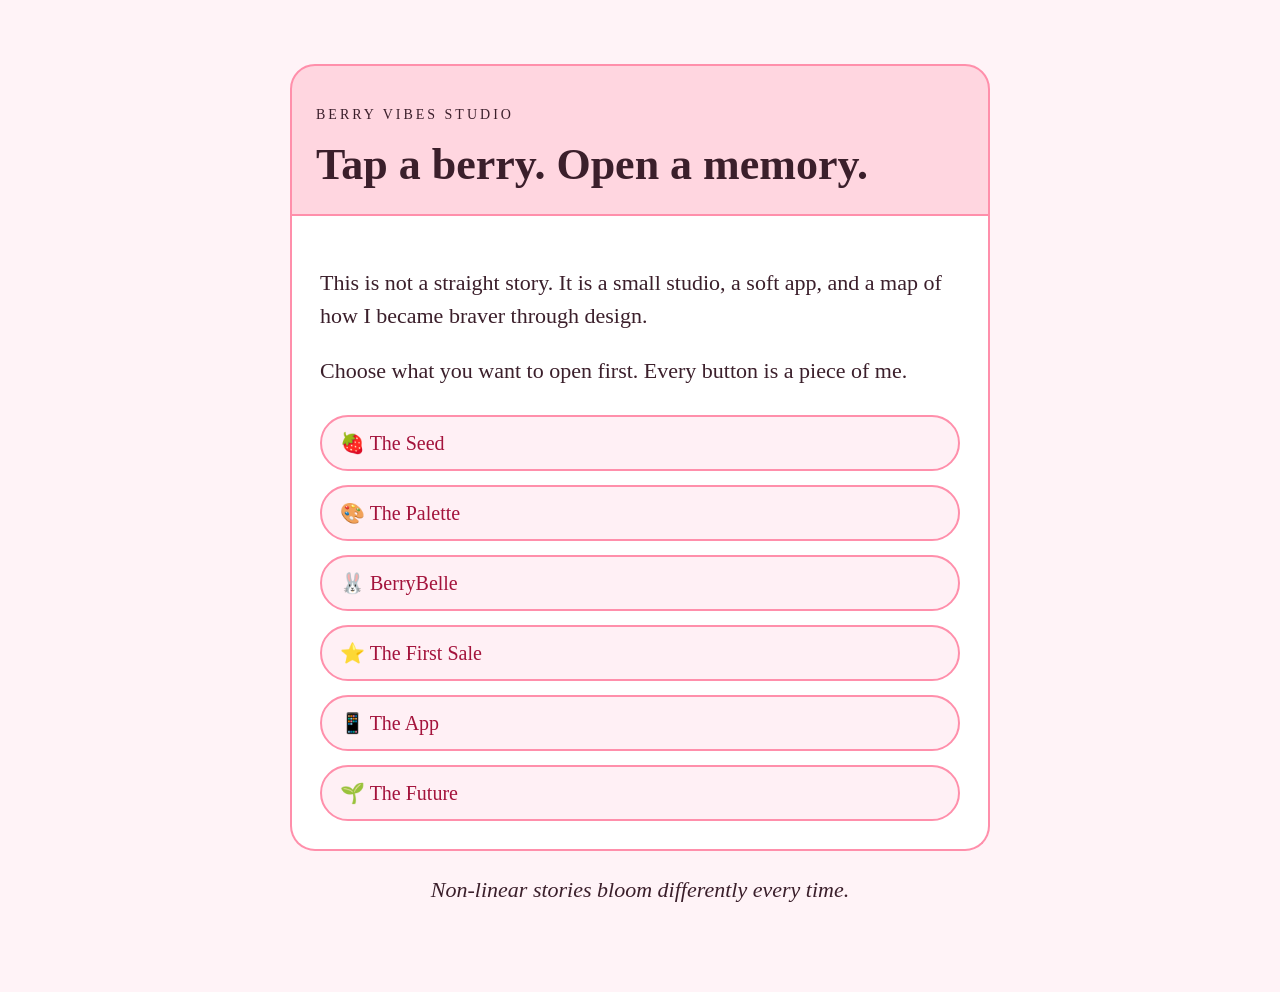
<file: index.html>
<!DOCTYPE html>
<html lang="en">
<head>
  <meta charset="UTF-8">
  <meta name="viewport" content="width=device-width, initial-scale=1.0">
  <title>Berry Vibes Studio</title>
  <link rel="stylesheet" href="css/style.css">
</head>

<body>
  <main class="phone">
    <header>
      <p class="tiny">Berry Vibes Studio</p>
      <h1>Tap a berry. Open a memory.</h1>
    </header>

    <section class="screen">
      <p>
        This is not a straight story. It is a small studio, a soft app, and a map of how I became braver through design.
      </p>

      <p>
        Choose what you want to open first. Every button is a piece of me.
      </p>

      <nav class="menu">
        <a href="seed.html">🍓 The Seed</a>
        <a href="palette.html">🎨 The Palette</a>
        <a href="mascot.html">🐰 BerryBelle</a>
        <a href="sale.html">⭐ The First Sale</a>
        <a href="app.html">📱 The App</a>
        <a href="future.html">🌱 The Future</a>
      </nav>
    </section>

    <footer>
      <p>Non-linear stories bloom differently every time.</p>
    </footer>
  </main>
</body>
</html>
</file>
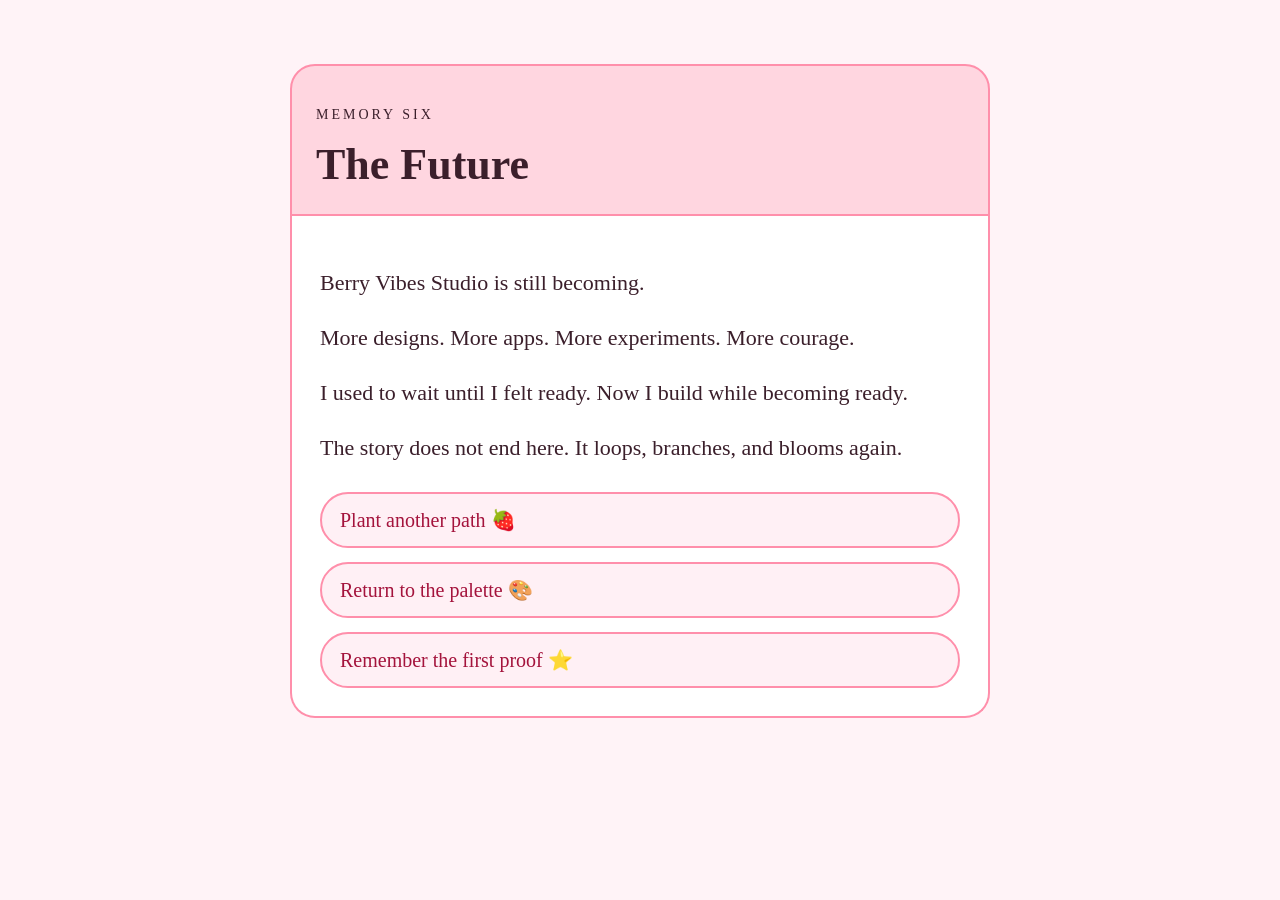
<file: future.html>
<!DOCTYPE html>
<html lang="en">
<head>
  <meta charset="UTF-8">
  <meta name="viewport" content="width=device-width, initial-scale=1.0">
  <title>The Future</title>
  <link rel="stylesheet" href="css/style.css">
</head>

<body>
  <main class="phone">
    <header>
      <p class="tiny">Memory Six</p>
      <h1>The Future</h1>
    </header>

    <section class="screen">
      <p>
        Berry Vibes Studio is still becoming.
      </p>

      <p>
        More designs. More apps. More experiments. More courage.
      </p>

      <p>
        I used to wait until I felt ready. Now I build while becoming ready.
      </p>

      <p>
        The story does not end here. It loops, branches, and blooms again.
      </p>

      <nav class="choices">
        <a href="index.html">Plant another path 🍓</a>
        <a href="palette.html">Return to the palette 🎨</a>
        <a href="sale.html">Remember the first proof ⭐</a>
      </nav>
    </section>
  </main>
</body>
</html>
</file>
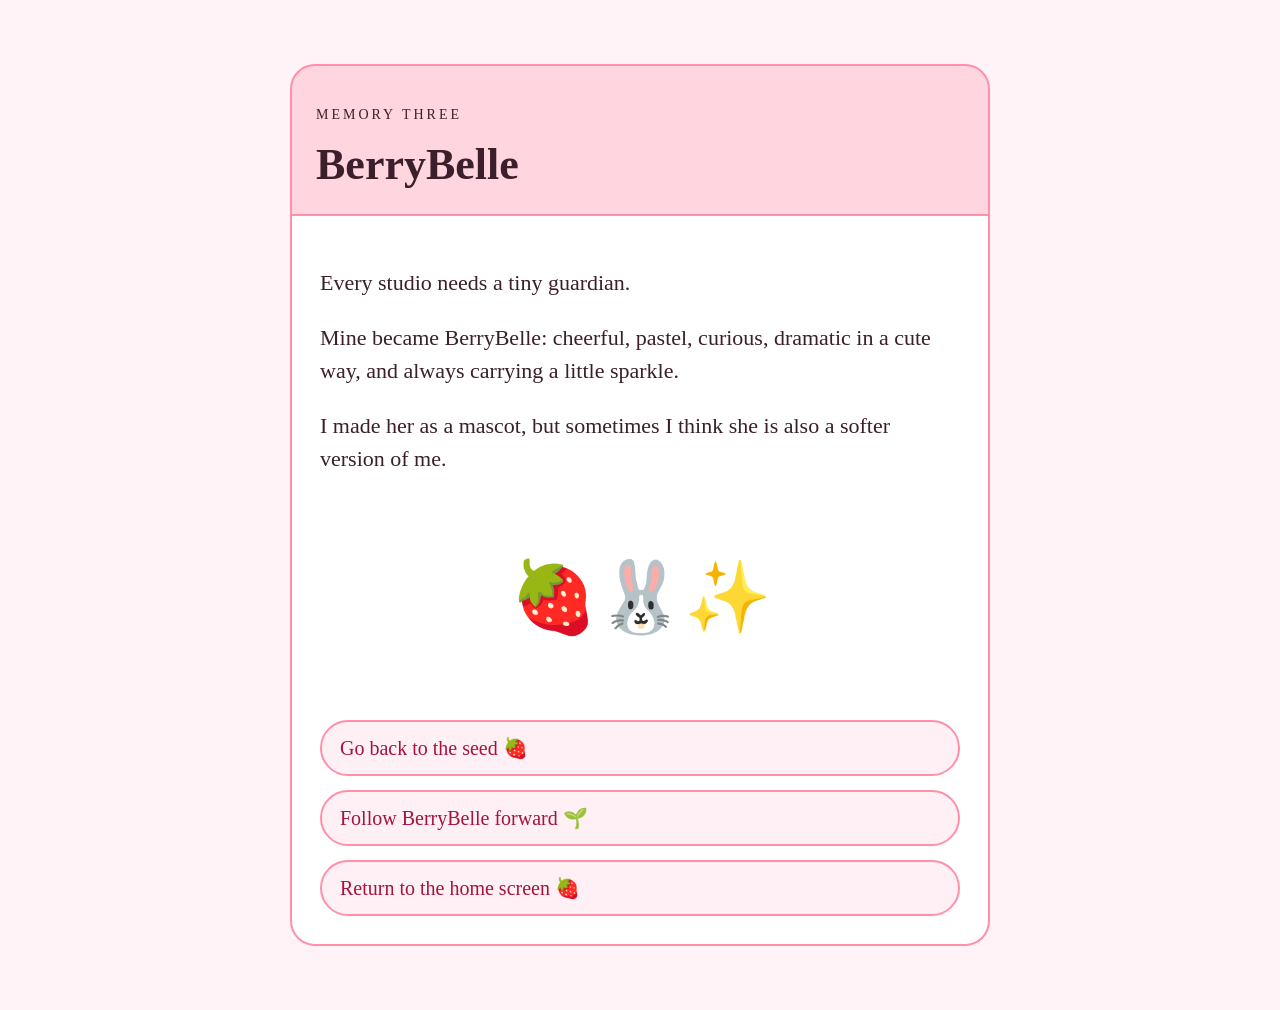
<file: mascot.html>
<!DOCTYPE html>
<html lang="en">
<head>
  <meta charset="UTF-8">
  <meta name="viewport" content="width=device-width, initial-scale=1.0">
  <title>BerryBelle</title>
  <link rel="stylesheet" href="css/style.css">
</head>

<body>
  <main class="phone">
    <header>
      <p class="tiny">Memory Three</p>
      <h1>BerryBelle</h1>
    </header>

    <section class="screen">
      <p>
        Every studio needs a tiny guardian.
      </p>

      <p>
        Mine became BerryBelle: cheerful, pastel, curious, dramatic in a cute way, and always carrying a little sparkle.
      </p>

      <p>
        I made her as a mascot, but sometimes I think she is also a softer version of me.
      </p>

      <p class="big-emoji">🍓🐰✨</p>

      <nav class="choices">
        <a href="seed.html">Go back to the seed 🍓</a>
        <a href="future.html">Follow BerryBelle forward 🌱</a>
        <a href="index.html">Return to the home screen 🍓</a>
      </nav>
    </section>
  </main>
</body>
</html>
</file>
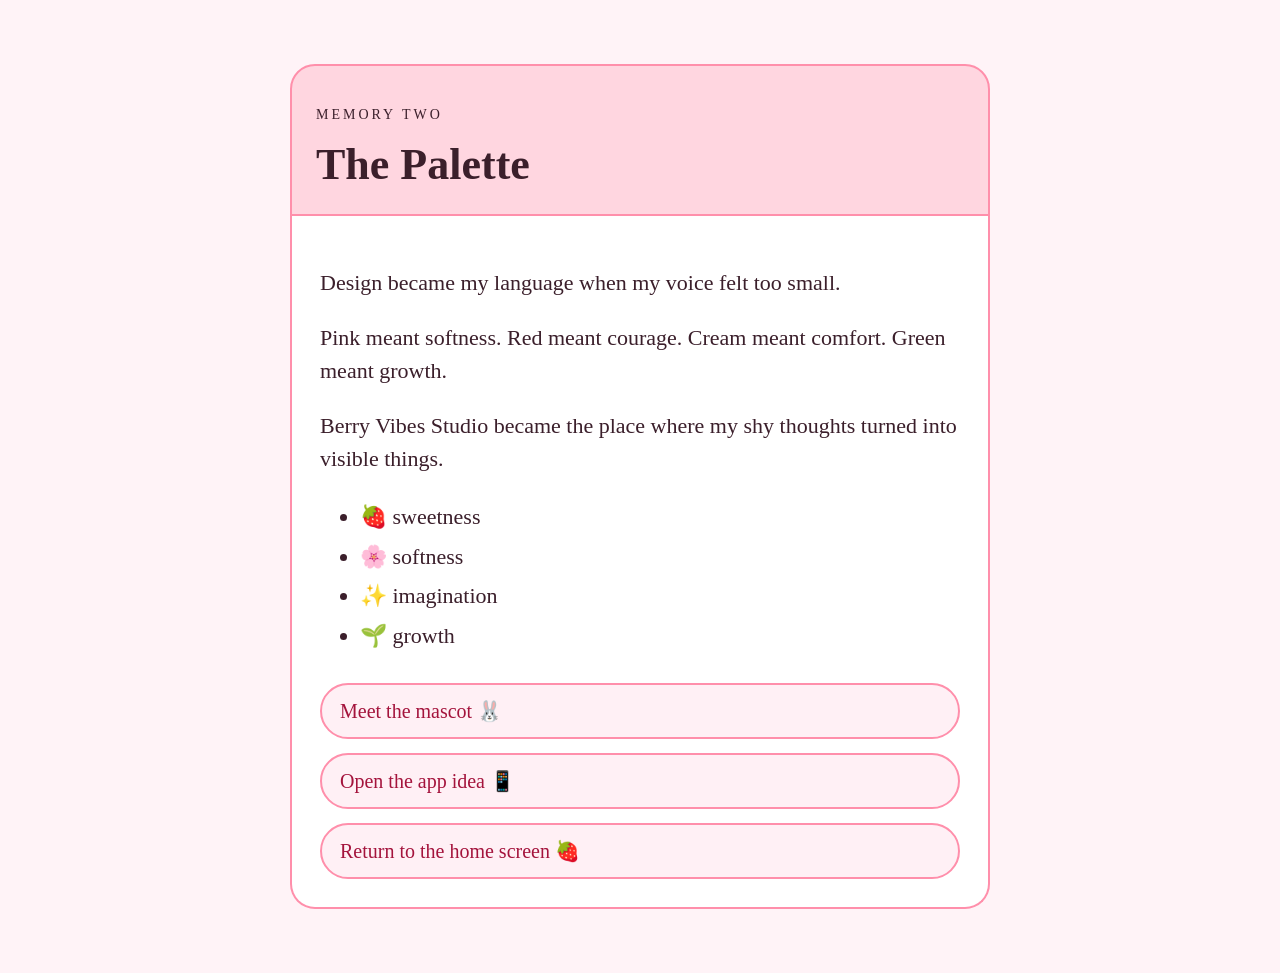
<file: palette.html>
<!DOCTYPE html>
<html lang="en">
<head>
  <meta charset="UTF-8">
  <meta name="viewport" content="width=device-width, initial-scale=1.0">
  <title>The Palette</title>
  <link rel="stylesheet" href="css/style.css">
</head>

<body>
  <main class="phone">
    <header>
      <p class="tiny">Memory Two</p>
      <h1>The Palette</h1>
    </header>

    <section class="screen">
      <p>
        Design became my language when my voice felt too small.
      </p>

      <p>
        Pink meant softness. Red meant courage. Cream meant comfort. Green meant growth.
      </p>

      <p>
        Berry Vibes Studio became the place where my shy thoughts turned into visible things.
      </p>

      <ul class="berries">
        <li>🍓 sweetness</li>
        <li>🌸 softness</li>
        <li>✨ imagination</li>
        <li>🌱 growth</li>
      </ul>

      <nav class="choices">
        <a href="mascot.html">Meet the mascot 🐰</a>
        <a href="app.html">Open the app idea 📱</a>
        <a href="index.html">Return to the home screen 🍓</a>
      </nav>
    </section>
  </main>
</body>
</html>
</file>
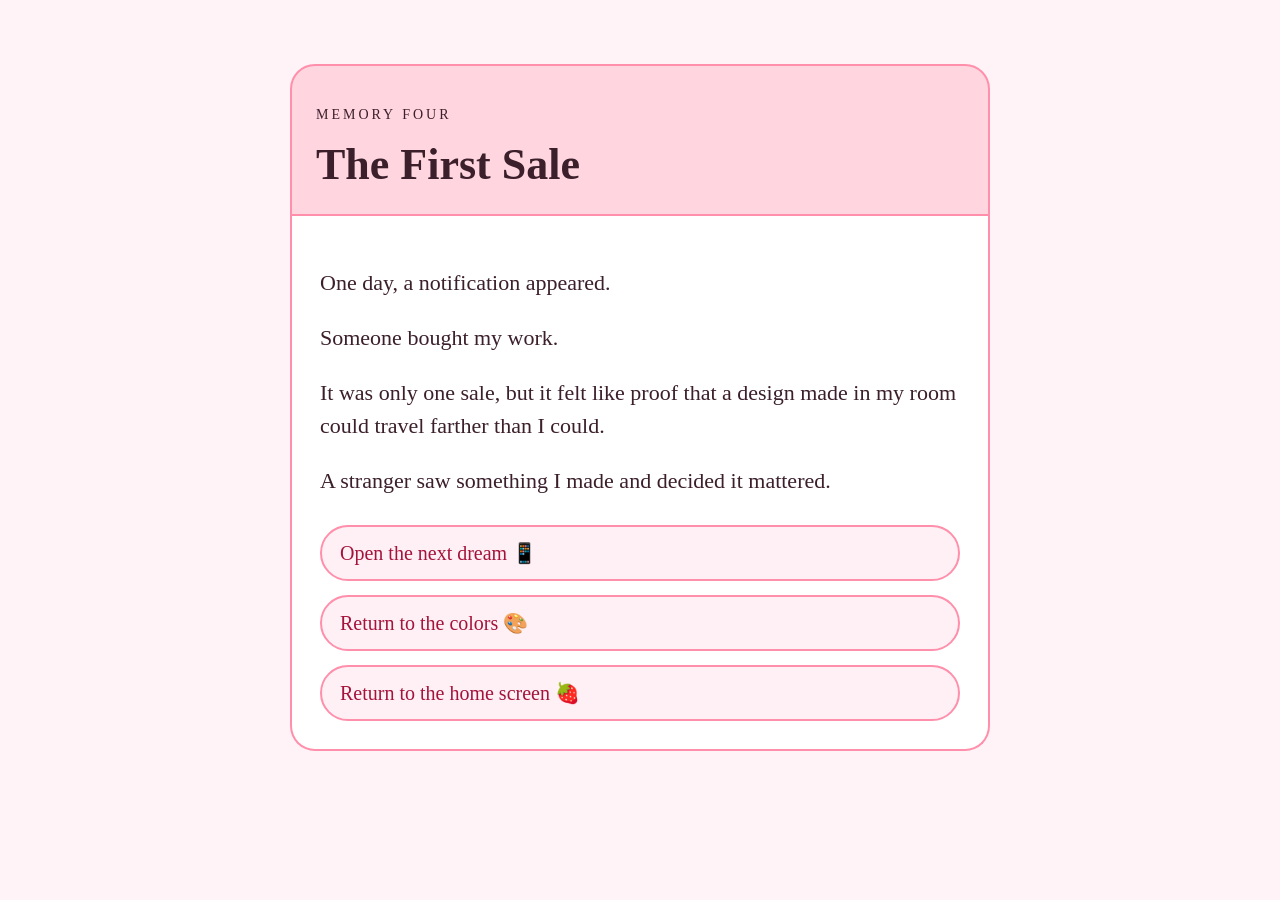
<file: sale.html>
<!DOCTYPE html>
<html lang="en">
<head>
  <meta charset="UTF-8">
  <meta name="viewport" content="width=device-width, initial-scale=1.0">
  <title>The First Sale</title>
  <link rel="stylesheet" href="css/style.css">
</head>

<body>
  <main class="phone">
    <header>
      <p class="tiny">Memory Four</p>
      <h1>The First Sale</h1>
    </header>

    <section class="screen">
      <p>
        One day, a notification appeared.
      </p>

      <p>
        Someone bought my work.
      </p>

      <p>
        It was only one sale, but it felt like proof that a design made in my room could travel farther than I could.
      </p>

      <p>
        A stranger saw something I made and decided it mattered.
      </p>

      <nav class="choices">
        <a href="app.html">Open the next dream 📱</a>
        <a href="palette.html">Return to the colors 🎨</a>
        <a href="index.html">Return to the home screen 🍓</a>
      </nav>
    </section>
  </main>
</body>
</html>
</file>
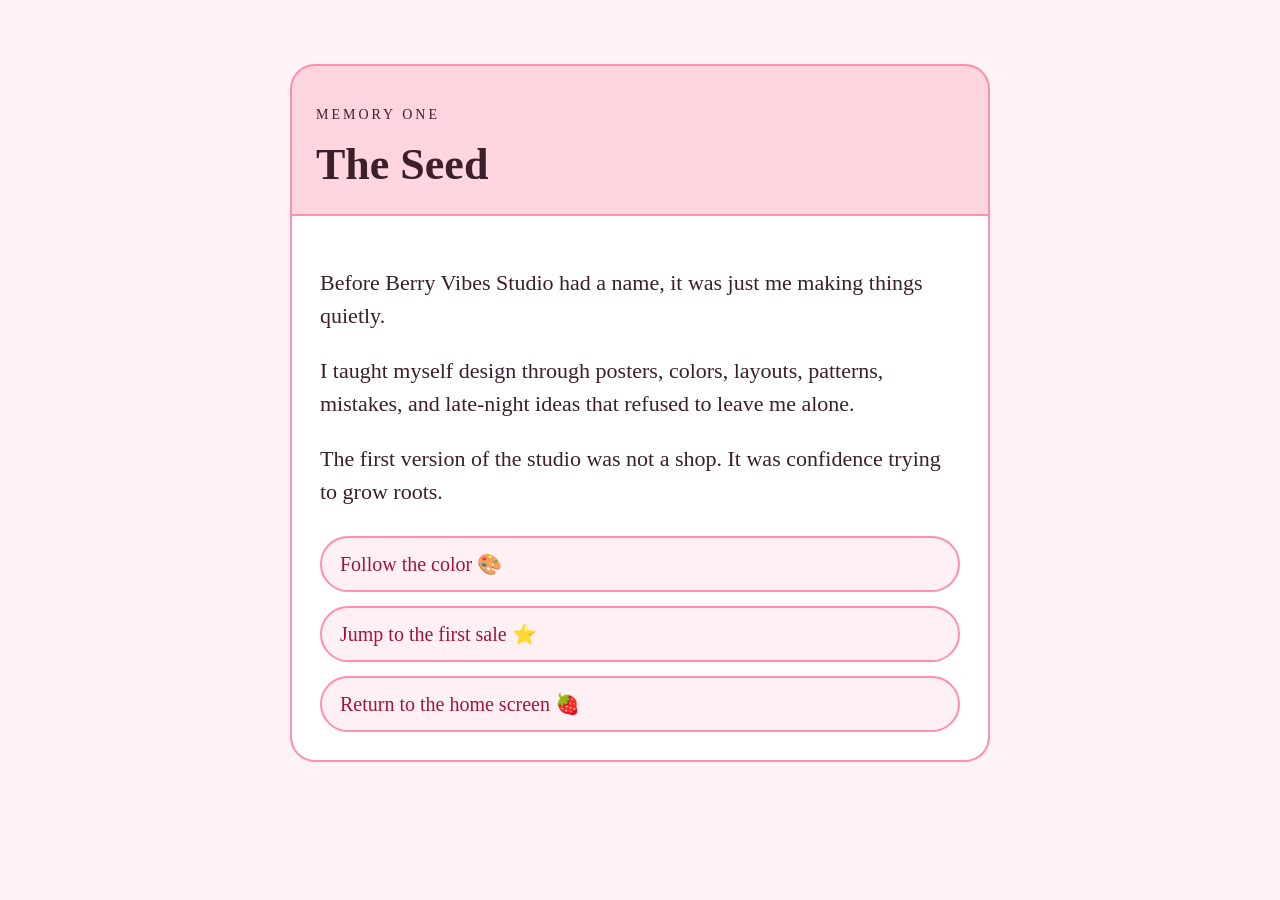
<file: seed.html>
<!DOCTYPE html>
<html lang="en">
<head>
  <meta charset="UTF-8">
  <meta name="viewport" content="width=device-width, initial-scale=1.0">
  <title>The Seed</title>
  <link rel="stylesheet" href="css/style.css">
</head>

<body>
  <main class="phone">
    <header>
      <p class="tiny">Memory One</p>
      <h1>The Seed</h1>
    </header>

    <section class="screen">
      <p>
        Before Berry Vibes Studio had a name, it was just me making things quietly.
      </p>

      <p>
        I taught myself design through posters, colors, layouts, patterns, mistakes, and late-night ideas that refused to leave me alone.
      </p>

      <p>
        The first version of the studio was not a shop. It was confidence trying to grow roots.
      </p>

      <nav class="choices">
        <a href="palette.html">Follow the color 🎨</a>
        <a href="sale.html">Jump to the first sale ⭐</a>
        <a href="index.html">Return to the home screen 🍓</a>
      </nav>
    </section>
  </main>
</body>
</html>
</file>
<file: css/style.css>
body {
  margin: 0;
  background: #fff3f7;
  color: #3b1f2b;
  font-family: Georgia, serif;
}

.phone {
  max-width: 700px;
  margin: 40px auto;
  padding: 24px;
}

header {
  border: 2px solid #ff8fab;
  border-radius: 25px 25px 0 0;
  padding: 24px;
  background: #ffd6e0;
}

.tiny {
  text-transform: uppercase;
  letter-spacing: 3px;
  font-size: 14px;
}

h1 {
  font-size: 44px;
  margin: 0;
}

.screen {
  border-left: 2px solid #ff8fab;
  border-right: 2px solid #ff8fab;
  border-bottom: 2px solid #ff8fab;
  border-radius: 0 0 25px 25px;
  padding: 28px;
  background: #ffffff;
}

p {
  font-size: 22px;
  line-height: 1.5;
}

.menu,
.choices {
  display: flex;
  flex-direction: column;
  gap: 14px;
  margin-top: 28px;
}

a {
  display: block;
  padding: 14px 18px;
  border: 2px solid #ff8fab;
  border-radius: 999px;
  background: #fff0f5;
  color: #a4133c;
  text-decoration: none;
  font-size: 20px;
}

a:hover {
  background: #ff8fab;
  color: white;
}

.berries {
  font-size: 22px;
  line-height: 1.8;
}

.big-emoji {
  font-size: 70px;
  text-align: center;
}

footer {
  text-align: center;
  font-style: italic;
  margin-top: 18px;
}
</file>
